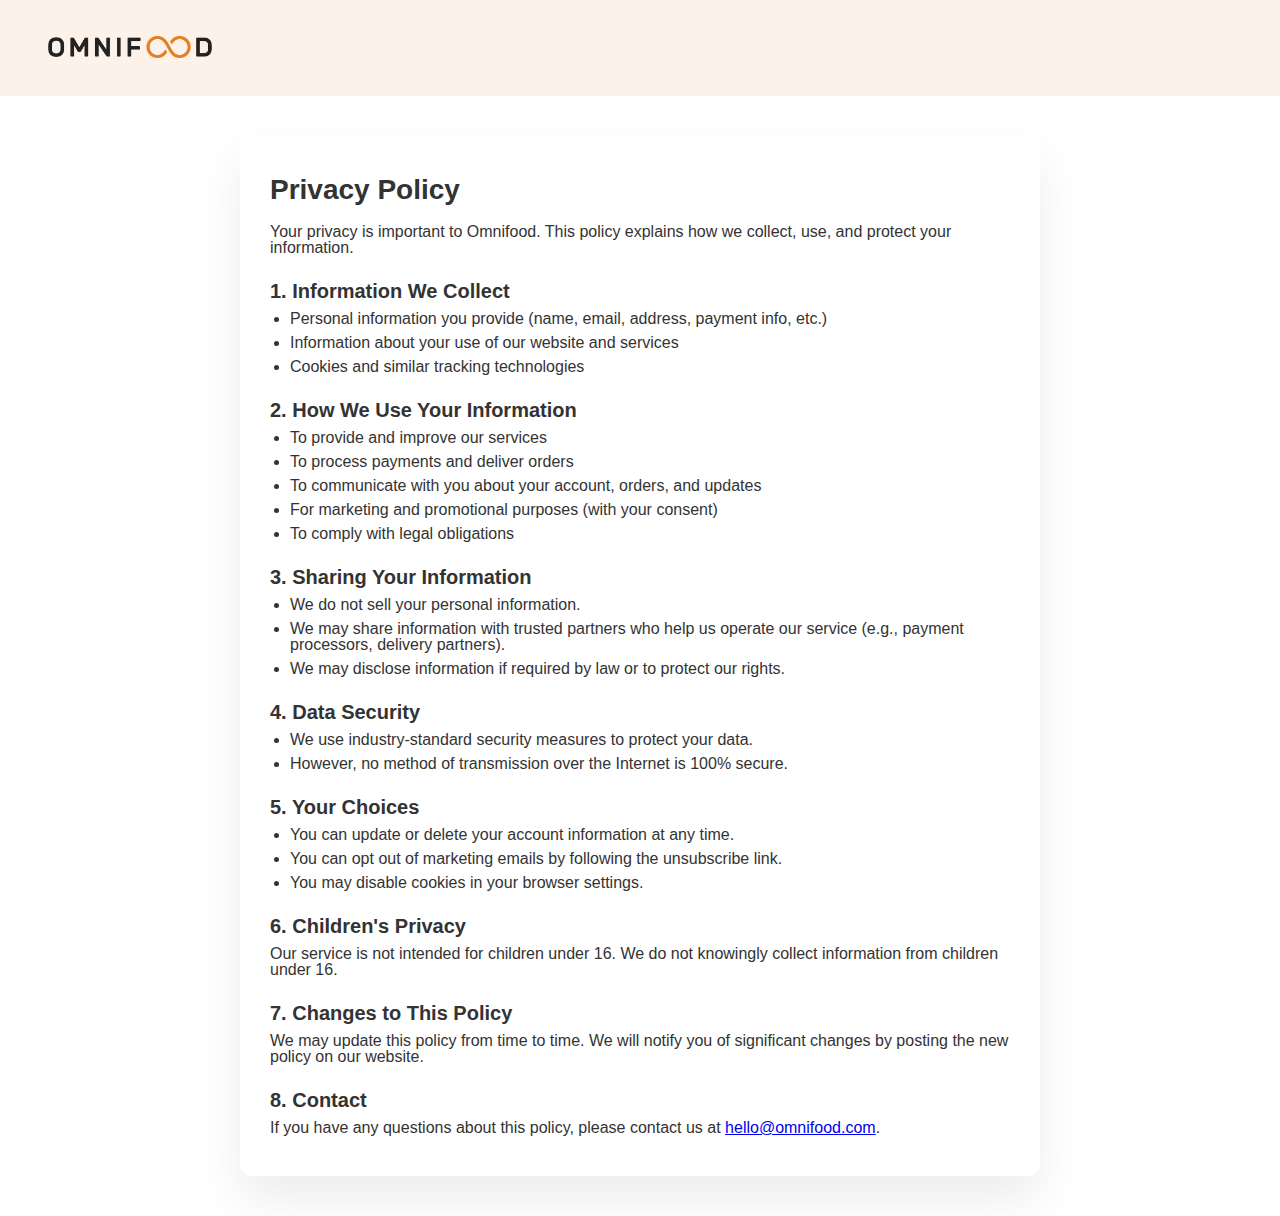
<file: privacy.html>
<!DOCTYPE html>
<html lang="en">
<head>
  <meta charset="UTF-8" />
  <meta name="viewport" content="width=device-width, initial-scale=1.0" />
  <title>Privacy Policy - Omnifood</title>
  <link rel="stylesheet" href="general.css" />
  <link rel="stylesheet" href="style2.css" />
  <link rel="icon" type="image/x-icon" href="favicon.png">
  <style>
    .legal-container {
      max-width: 800px;
      margin: 4rem auto;
      background: #fff;
      border-radius: 11px;
      box-shadow: 0 2.4rem 4.8rem rgba(0,0,0,0.075);
      padding: 4rem 3rem;
      font-size: 1.6rem;
      color: #333;
    }
    .legal-container h1 {
      font-size: 2.8rem;
      margin-bottom: 2rem;
    }
    .legal-container h2 {
      font-size: 2rem;
      margin-top: 2.5rem;
      margin-bottom: 1rem;
    }
    .legal-container ul {
      margin-left: 2rem;
      margin-bottom: 2rem;
    }
    .legal-container li {
      margin-bottom: 0.8rem;
    }
  </style>
</head>
<body>
  <header class="header">
    <a href="index.html">
      <img class="logo" alt="Omnifood logo" src="omnifood-logo.png" />
    </a>
  </header>
  <main>
    <div class="legal-container">
      <h1>Privacy Policy</h1>
      <p>Your privacy is important to Omnifood. This policy explains how we collect, use, and protect your information.</p>
      <h2>1. Information We Collect</h2>
      <ul>
        <li>Personal information you provide (name, email, address, payment info, etc.)</li>
        <li>Information about your use of our website and services</li>
        <li>Cookies and similar tracking technologies</li>
      </ul>
      <h2>2. How We Use Your Information</h2>
      <ul>
        <li>To provide and improve our services</li>
        <li>To process payments and deliver orders</li>
        <li>To communicate with you about your account, orders, and updates</li>
        <li>For marketing and promotional purposes (with your consent)</li>
        <li>To comply with legal obligations</li>
      </ul>
      <h2>3. Sharing Your Information</h2>
      <ul>
        <li>We do not sell your personal information.</li>
        <li>We may share information with trusted partners who help us operate our service (e.g., payment processors, delivery partners).</li>
        <li>We may disclose information if required by law or to protect our rights.</li>
      </ul>
      <h2>4. Data Security</h2>
      <ul>
        <li>We use industry-standard security measures to protect your data.</li>
        <li>However, no method of transmission over the Internet is 100% secure.</li>
      </ul>
      <h2>5. Your Choices</h2>
      <ul>
        <li>You can update or delete your account information at any time.</li>
        <li>You can opt out of marketing emails by following the unsubscribe link.</li>
        <li>You may disable cookies in your browser settings.</li>
      </ul>
      <h2>6. Children's Privacy</h2>
      <p>Our service is not intended for children under 16. We do not knowingly collect information from children under 16.</p>
      <h2>7. Changes to This Policy</h2>
      <p>We may update this policy from time to time. We will notify you of significant changes by posting the new policy on our website.</p>
      <h2>8. Contact</h2>
      <p>If you have any questions about this policy, please contact us at <a href="mailto:hello@omnifood.com">hello@omnifood.com</a>.</p>
    </div>
  </main>
</body>
</html>
</file>
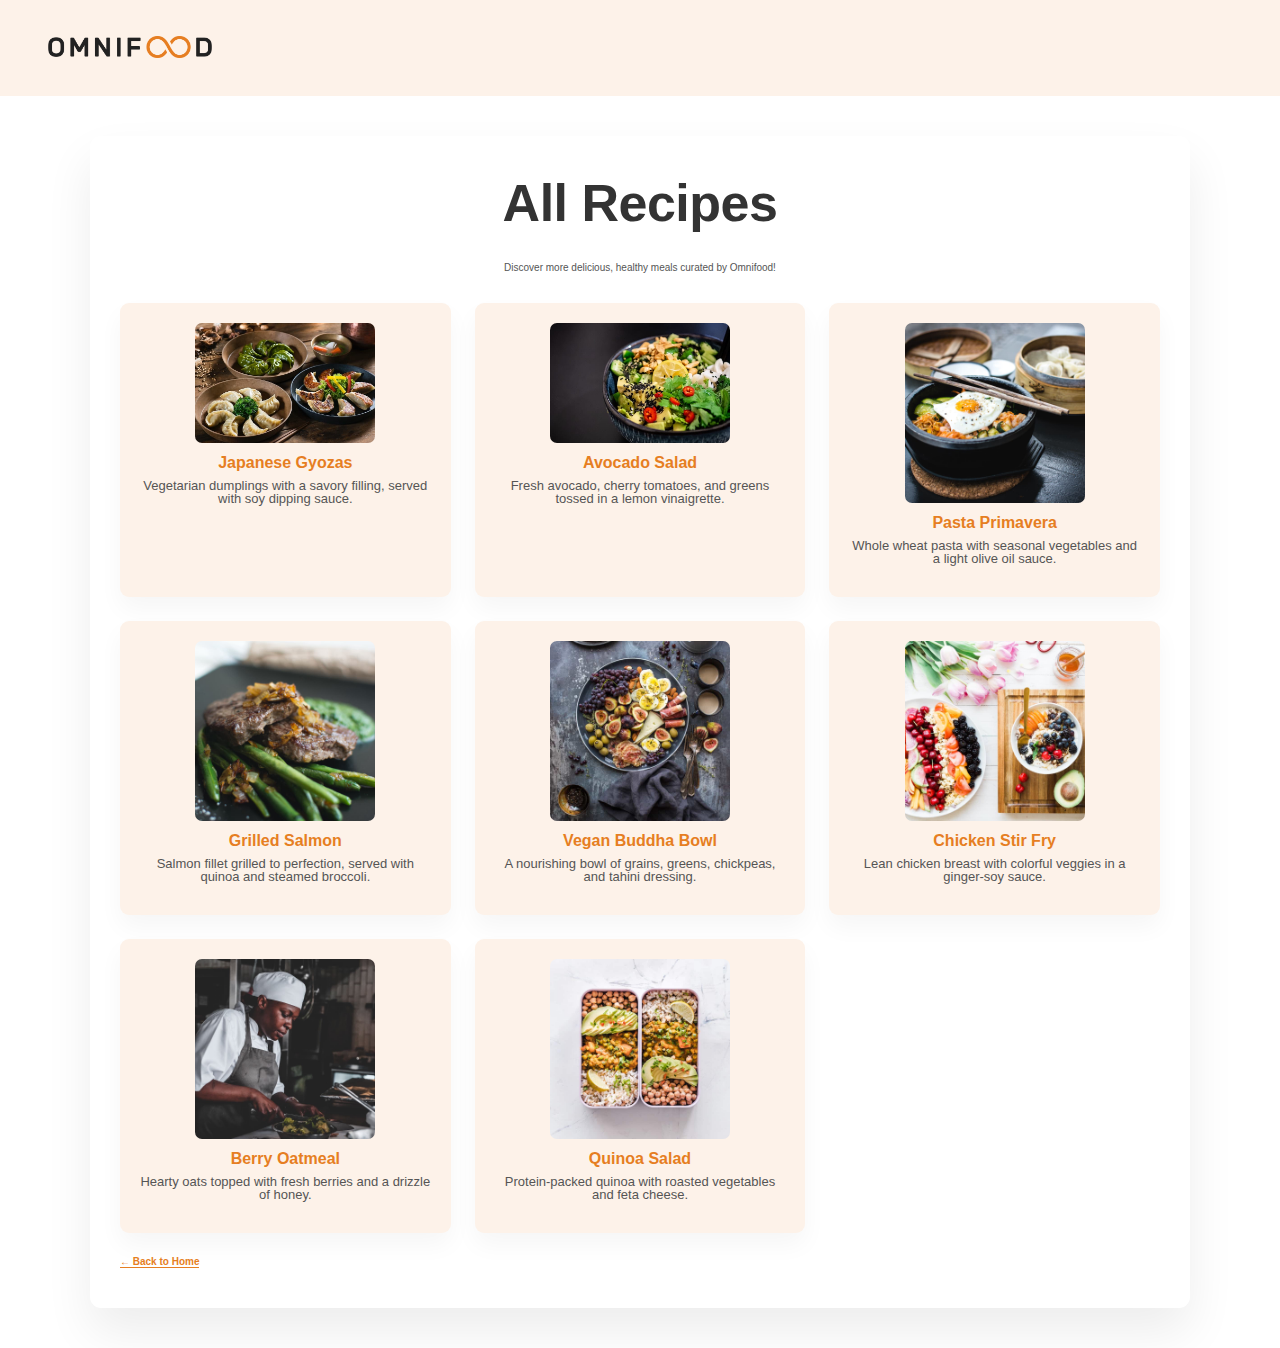
<file: recipes.html>
<!DOCTYPE html>
<html lang="en">
<head>
  <meta charset="UTF-8" />
  <meta name="viewport" content="width=device-width, initial-scale=1.0" />
  <title>All Recipes - Omnifood</title>
  <link rel="stylesheet" href="general.css" />
  <link rel="stylesheet" href="style2.css" />
  <link rel="icon" type="image/x-icon" href="favicon.png">
  <style>
    .recipes-container {
      max-width: 1100px;
      margin: 4rem auto;
      background: #fff;
      border-radius: 11px;
      box-shadow: 0 2.4rem 4.8rem rgba(0,0,0,0.075);
      padding: 4rem 3rem;
    }
    .recipes-header {
      text-align: center;
      margin-bottom: 3rem;
    }
    .recipes-grid {
      display: grid;
      grid-template-columns: repeat(auto-fit, minmax(260px, 1fr));
      gap: 2.4rem;
    }
    .recipe-card {
      background: #fdf2e9;
      border-radius: 9px;
      box-shadow: 0 1.2rem 2.4rem rgba(0,0,0,0.04);
      padding: 2rem;
      display: flex;
      flex-direction: column;
      align-items: center;
      transition: box-shadow 0.2s, transform 0.2s;
    }
    .recipe-card:hover {
      box-shadow: 0 2.4rem 4.8rem rgba(230,126,34,0.10);
      transform: translateY(-4px) scale(1.03);
    }
    .recipe-img {
      width: 100%;
      max-width: 180px;
      border-radius: 7px;
      margin-bottom: 1.2rem;
    }
    .recipe-title {
      font-size: 1.6rem;
      font-weight: 600;
      margin-bottom: 0.8rem;
      color: #e67e22;
      text-align: center;
    }
    .recipe-desc {
      font-size: 1.3rem;
      color: #555;
      text-align: center;
      margin-bottom: 1.2rem;
    }
    .back-link {
      display: inline-block;
      margin: 2.4rem auto 0 auto;
      text-align: center;
      color: #e67e22;
      font-weight: 600;
      text-decoration: none;
      border-bottom: 1px solid #e67e22;
      transition: color 0.2s;
    }
    .back-link:hover {
      color: #cf711f;
      border-bottom: 1px solid #cf711f;
    }
  </style>
</head>
<body>
  <header class="header">
    <a href="index.html">
      <img class="logo" alt="Omnifood logo" src="omnifood-logo.png" />
    </a>
  </header>
  <main>
    <div class="recipes-container">
      <div class="recipes-header">
        <h1 class="heading-primary">All Recipes</h1>
        <p>Discover more delicious, healthy meals curated by Omnifood!</p>
      </div>
      <div class="recipes-grid">
        <div class="recipe-card">
          <img src="meal-1.jpg" alt="Japanese Gyozas" class="recipe-img" />
          <div class="recipe-title">Japanese Gyozas</div>
          <div class="recipe-desc">Vegetarian dumplings with a savory filling, served with soy dipping sauce.</div>
        </div>
        <div class="recipe-card">
          <img src="meal-2.jpg" alt="Avocado Salad" class="recipe-img" />
          <div class="recipe-title">Avocado Salad</div>
          <div class="recipe-desc">Fresh avocado, cherry tomatoes, and greens tossed in a lemon vinaigrette.</div>
        </div>
        <div class="recipe-card">
          <img src="gallery-1.jpg" alt="Pasta Primavera" class="recipe-img" />
          <div class="recipe-title">Pasta Primavera</div>
          <div class="recipe-desc">Whole wheat pasta with seasonal vegetables and a light olive oil sauce.</div>
        </div>
        <div class="recipe-card">
          <img src="gallery-2.jpg" alt="Grilled Salmon" class="recipe-img" />
          <div class="recipe-title">Grilled Salmon</div>
          <div class="recipe-desc">Salmon fillet grilled to perfection, served with quinoa and steamed broccoli.</div>
        </div>
        <div class="recipe-card">
          <img src="gallery-3.jpg" alt="Vegan Buddha Bowl" class="recipe-img" />
          <div class="recipe-title">Vegan Buddha Bowl</div>
          <div class="recipe-desc">A nourishing bowl of grains, greens, chickpeas, and tahini dressing.</div>
        </div>
        <div class="recipe-card">
          <img src="gallery-4.jpg" alt="Chicken Stir Fry" class="recipe-img" />
          <div class="recipe-title">Chicken Stir Fry</div>
          <div class="recipe-desc">Lean chicken breast with colorful veggies in a ginger-soy sauce.</div>
        </div>
        <div class="recipe-card">
          <img src="gallery-5.jpg" alt="Berry Oatmeal" class="recipe-img" />
          <div class="recipe-title">Berry Oatmeal</div>
          <div class="recipe-desc">Hearty oats topped with fresh berries and a drizzle of honey.</div>
        </div>
        <div class="recipe-card">
          <img src="gallery-6.jpg" alt="Quinoa Salad" class="recipe-img" />
          <div class="recipe-title">Quinoa Salad</div>
          <div class="recipe-desc">Protein-packed quinoa with roasted vegetables and feta cheese.</div>
        </div>
      </div>
      <a href="index.html" class="back-link">&larr; Back to Home</a>
    </div>
  </main>
</body>
</html>
</file>
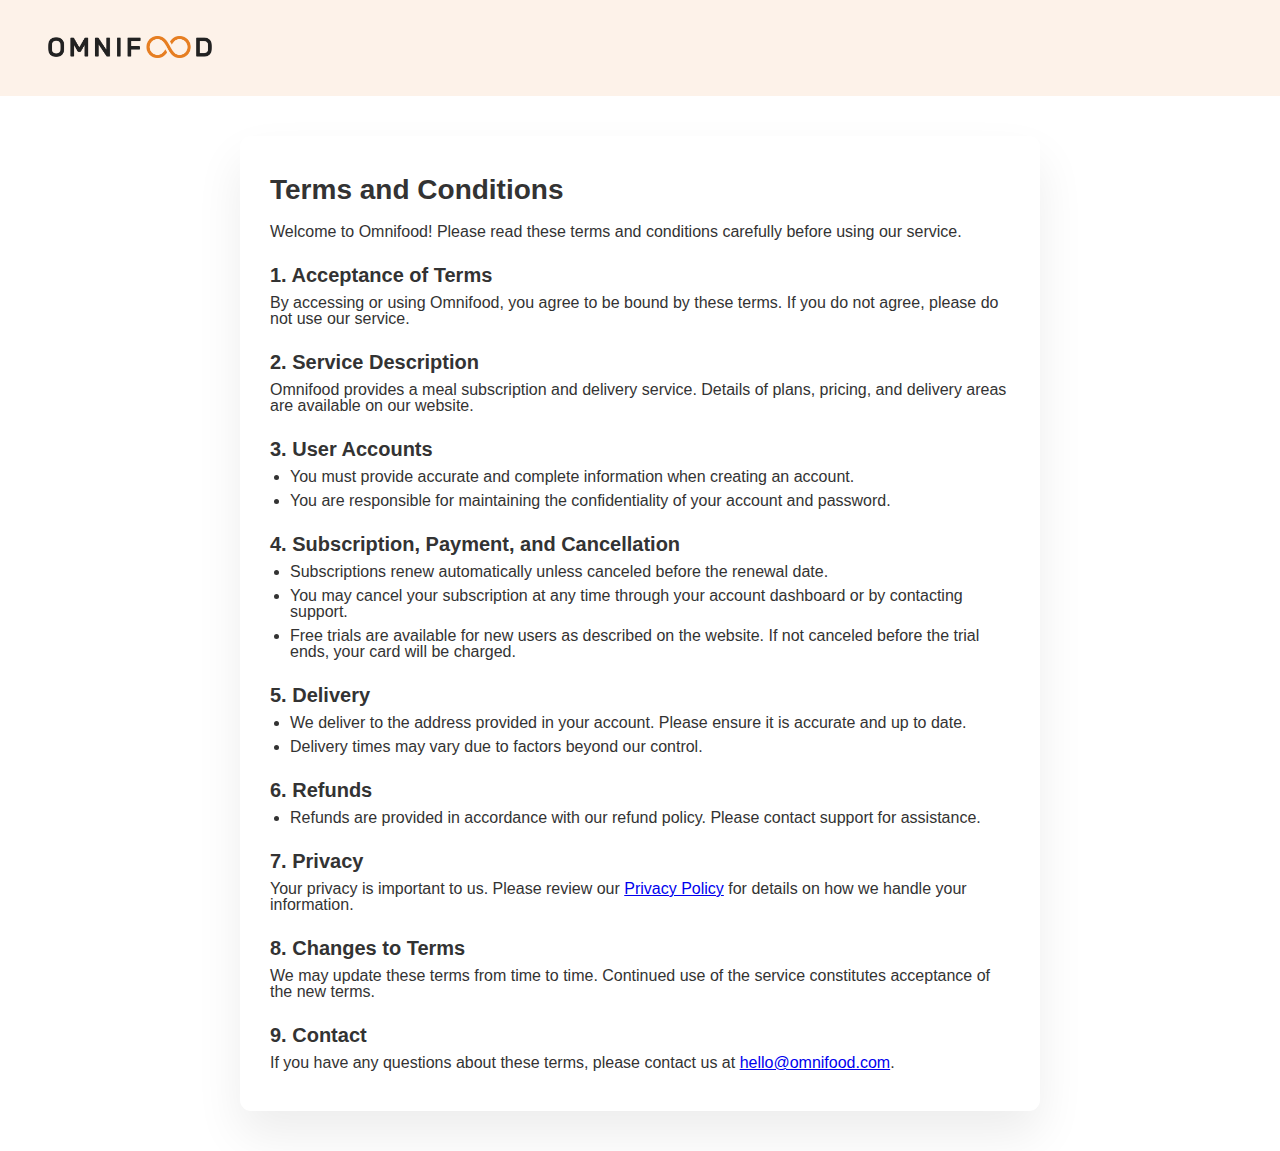
<file: terms.html>
<!DOCTYPE html>
<html lang="en">
<head>
  <meta charset="UTF-8" />
  <meta name="viewport" content="width=device-width, initial-scale=1.0" />
  <title>Terms and Conditions - Omnifood</title>
  <link rel="stylesheet" href="general.css" />
  <link rel="stylesheet" href="style2.css" />
  <link rel="icon" type="image/x-icon" href="favicon.png">
  <style>
    .legal-container {
      max-width: 800px;
      margin: 4rem auto;
      background: #fff;
      border-radius: 11px;
      box-shadow: 0 2.4rem 4.8rem rgba(0,0,0,0.075);
      padding: 4rem 3rem;
      font-size: 1.6rem;
      color: #333;
    }
    .legal-container h1 {
      font-size: 2.8rem;
      margin-bottom: 2rem;
    }
    .legal-container h2 {
      font-size: 2rem;
      margin-top: 2.5rem;
      margin-bottom: 1rem;
    }
    .legal-container ul {
      margin-left: 2rem;
      margin-bottom: 2rem;
    }
    .legal-container li {
      margin-bottom: 0.8rem;
    }
  </style>
</head>
<body>
  <header class="header">
    <a href="index.html">
      <img class="logo" alt="Omnifood logo" src="omnifood-logo.png" />
    </a>
  </header>
  <main>
    <div class="legal-container">
      <h1>Terms and Conditions</h1>
      <p>Welcome to Omnifood! Please read these terms and conditions carefully before using our service.</p>
      <h2>1. Acceptance of Terms</h2>
      <p>By accessing or using Omnifood, you agree to be bound by these terms. If you do not agree, please do not use our service.</p>
      <h2>2. Service Description</h2>
      <p>Omnifood provides a meal subscription and delivery service. Details of plans, pricing, and delivery areas are available on our website.</p>
      <h2>3. User Accounts</h2>
      <ul>
        <li>You must provide accurate and complete information when creating an account.</li>
        <li>You are responsible for maintaining the confidentiality of your account and password.</li>
      </ul>
      <h2>4. Subscription, Payment, and Cancellation</h2>
      <ul>
        <li>Subscriptions renew automatically unless canceled before the renewal date.</li>
        <li>You may cancel your subscription at any time through your account dashboard or by contacting support.</li>
        <li>Free trials are available for new users as described on the website. If not canceled before the trial ends, your card will be charged.</li>
      </ul>
      <h2>5. Delivery</h2>
      <ul>
        <li>We deliver to the address provided in your account. Please ensure it is accurate and up to date.</li>
        <li>Delivery times may vary due to factors beyond our control.</li>
      </ul>
      <h2>6. Refunds</h2>
      <ul>
        <li>Refunds are provided in accordance with our refund policy. Please contact support for assistance.</li>
      </ul>
      <h2>7. Privacy</h2>
      <p>Your privacy is important to us. Please review our <a href="privacy.html">Privacy Policy</a> for details on how we handle your information.</p>
      <h2>8. Changes to Terms</h2>
      <p>We may update these terms from time to time. Continued use of the service constitutes acceptance of the new terms.</p>
      <h2>9. Contact</h2>
      <p>If you have any questions about these terms, please contact us at <a href="mailto:hello@omnifood.com">hello@omnifood.com</a>.</p>
    </div>
  </main>
</body>
</html>
</file>
<file: general.css>
/*
--- 01 TYPOGRAPHY SYSTEM

- Font sizes (px)
10 / 12 / 14 / 16 / 18 / 20 / 24 / 30 / 36 / 44 / 52 / 62 / 74 / 86 / 98

- Font weights
Default: 400
Medium: 500
Semi-bold: 600
Bold: 700

- Line heights
Default: 1
Small: 1.05
Medium: 1.2
Paragraph default: 1.6

- Letter spacing
-0.5px
0.75px

--- 02 COLORS

- Primary: #e67e22
- Tints:
#fdf2e9
#fae5d3
#eb984e

- Shades: 
#cf711f
#45260a

- Accents:
- Greys

#888
#767676 (lightest grey allowed on #fff)
#6f6f6f (lightest grey allowed on #fdf2e9)
#555
#333

--- 05 SHADOWS

0 2.4rem 4.8rem rgba(0, 0, 0, 0.075);

--- 06 BORDER-RADIUS

Default: 9px
Medium: 11px

--- 07 WHITESPACE

- Spacing system (px)
2 / 4 / 8 / 12 / 16 / 24 / 32 / 48 / 64 / 80 / 96 / 128
*/

* {
  padding: 0;
  margin: 0;
  box-sizing: border-box;
}

html {
  /* font-size: 10px; */
  /* 10px / 16px = 0.625 = 62.5% */
  /* Percentage of user's browser font-size setting */
  font-size: 62.5%;
}

body {
  font-family: "Rubik", sans-serif;
  line-height: 1;
  font-weight: 400;
  color: #555;
}

/**************************/
/* GENRAL REUSABLE COMPONENTS */
/**************************/

.container {
  /* 1140px */
  max-width: 120rem;
  padding: 0 3.2rem;
  margin: 0 auto;
}

.grid {
  display: grid;
  column-gap: 6.4rem;
  row-gap: 9.6rem;

  /* margin-bottom: 9.6rem; */
}

/* .grid:last-child {
  margin-bottom: 0;
} */

.grid:not(:last-child) {
  margin-bottom: 9.6rem;
}

.grid--2-cols {
  grid-template-columns: repeat(2, 1fr);
}

.grid--3-cols {
  grid-template-columns: repeat(3, 1fr);
}

.grid--4-cols {
  grid-template-columns: repeat(4, 1fr);
}

.grid--5-cols {
  grid-template-columns: repeat(5, 1fr);
}

.grid--center-v {
  align-items: center;
}

.heading-primary,
.heading-secondary,
.heading-tertiary {
  font-weight: 700;
  color: #333;
  /* color: #45260a; */
  /* color: #343a40; */
  letter-spacing: -0.5px;
}

.heading-primary {
  font-size: 5.2rem;
  line-height: 1.05;
  margin-bottom: 3.2rem;
}

.heading-secondary {
  font-size: 4.4rem;
  line-height: 1.2;
  margin-bottom: 9.6rem;
}

.heading-tertiary {
  font-size: 3rem;
  line-height: 1.2;
  margin-bottom: 3.2rem;
}

.subheading {
  display: block;
  font-size: 1.6rem;
  font-weight: 500;
  color: #cf711f;
  text-transform: uppercase;
  margin-bottom: 1.6rem;
  letter-spacing: 0.75px;
}

.btn,
.btn:link,
.btn:visited {
  display: inline-block;

  text-decoration: none;
  font-size: 2rem;
  font-weight: 600;
  padding: 1.6rem 3.2rem;
  border-radius: 9px;

  /* Only necessary for .btn */
  border: none;
  cursor: pointer;
  font-family: inherit;

  /* Put transition on original "state" */
  /* transition: background-color 0.3s; */
  transition: all 0.3s;
}

.btn--full:link,
.btn--full:visited {
  background-color: #e67e22;
  color: #fff;
}

.btn--full:hover,
.btn--full:active {
  background-color: #cf711f;
}

.btn--outline:link,
.btn--outline:visited {
  background-color: #fff;
  color: #555;
}

.btn--outline:hover,
.btn--outline:active {
  background-color: #fdf2e9;

  /* border: 3px solid #fff; */

  /* Trick to add border inside */
  box-shadow: inset 0 0 0 3px #fff;
}

.btn--form {
  background-color: #45260a;
  color: #fdf2e9;
  align-self: end;
  padding: 1.2rem;
}

.btn--form:hover {
  background-color: #fff;
  color: #555;
}

.link:link,
.link:visited {
  display: inline-block;
  color: #e67e22;
  text-decoration: none;
  border-bottom: 1px solid currentColor;
  padding-bottom: 2px;
  transition: all 0.3s;
}

.link:hover,
.link:active {
  color: #cf711f;
  border-bottom: 1px solid transparent;
}

.list {
  list-style: none;
  display: flex;
  flex-direction: column;
  gap: 1.6rem;
}

.list-item {
  font-size: 1.8rem;
  display: flex;
  align-items: center;
  gap: 1.6rem;
}

.list-icon {
  width: 3rem;
  height: 3rem;
  color: #e67e22;
}

*:focus {
  outline: none;
  /* outline: 4px dotted #e67e22; */
  /* outline-offset: 8px; */
  box-shadow: 0 0 0 0.8rem rgba(230, 125, 34, 0.5);
}

/* HELPER/SETTINGS CLASSES */
.margin-right-sm {
  margin-right: 1.6rem !important;
}

.margin-bottom-md {
  margin-bottom: 4.8rem !important;
}

.center-text {
  text-align: center;
}

strong {
  font-weight: 500;
}
</file>
<file: style2.css>
/**************************/
/* HEADER */
/**************************/

.header {
  display: flex;
  justify-content: space-between;
  align-items: center;
  background-color: #fdf2e9;

  /* Because we want header to be sticky later */
  height: 9.6rem;
  padding: 0 4.8rem;
}

.logo {
  height: 2.2rem;
}

/**************************/
/* NAVIGATION */
/**************************/

.main-nav-list {
  list-style: none;
  display: flex;
  align-items: center;
  gap: 3.2rem;
}

.main-nav-link:link,
.main-nav-link:visited {
  display: inline-block;
  text-decoration: none;
  color: #333;
  font-weight: 500;
  font-size: 1.8rem;
  transition: all 0.3s;
}

.main-nav-link:hover,
.main-nav-link:active {
  color: #cf711f;
}

.main-nav-link.nav-cta:link,
.main-nav-link.nav-cta:visited {
  padding: 1.2rem 2.4rem;
  border-radius: 9px;
  color: #fff;
  background-color: #e67e22;
}

.main-nav-link.nav-cta:hover,
.main-nav-link.nav-cta:active {
  background-color: #cf711f;
}

/**************************/
/* HERO SECTION */
/**************************/

.section-hero {
  background-color: #fdf2e9;
  padding: 4.8rem 0 9.6rem 0;
}

.hero {
  max-width: 130rem;
  margin: 0 auto;
  padding: 0 3.2rem;
  display: grid;
  grid-template-columns: 1fr 1fr;
  gap: 9.6rem;
  align-items: center;
}

.hero-description {
  font-size: 2rem;
  line-height: 1.6;
  margin-bottom: 4.8rem;
}

.hero-img {
  width: 100%;
}

.delivered-meals {
  display: flex;
  align-items: center;
  gap: 1.6rem;
  margin-top: 8rem;
}

.delivered-imgs {
  display: flex;
}

.delivered-imgs img {
  height: 4.8rem;
  width: 4.8rem;
  border-radius: 50%;
  margin-right: -1.6rem;
  border: 3px solid #fdf2e9;
}

.delivered-imgs img:last-child {
  margin: 0;
}

.delivered-text {
  font-size: 1.8rem;
  font-weight: 600;
}

.delivered-text span {
  color: #cf711f;
  font-weight: 700;
}

/**************************/
/* FEATURED IN SECTION */
/**************************/

.section-featured {
  padding: 4.8rem 0 3.2rem 0;
}

.heading-featured-in {
  font-size: 1.4rem;
  text-transform: uppercase;
  letter-spacing: 0.75px;
  font-weight: 500;
  text-align: center;
  margin-bottom: 2.4rem;
  color: #888;
}

.logos {
  display: flex;
  justify-content: space-around;
}

.logos img {
  height: 3.2rem;
  filter: brightness(0);
  opacity: 50%;
}

/**************************/
/* HOW IT WORKS SECTION */
/**************************/

.section-how {
  padding: 9.6rem 0;
}

.step-number {
  font-size: 8.6rem;
  font-weight: 600;
  color: #ddd;
  margin-bottom: 1.2rem;
}

.step-description {
  font-size: 1.8rem;
  line-height: 1.8;
}

.step-img-box {
  position: relative;

  display: flex;
  align-items: center;
  justify-content: center;
}

.step-img-box::before,
.step-img-box::after {
  content: "";
  display: block;
  border-radius: 50%;
  position: absolute;
  top: 50%;
  left: 50%;
  transform: translate(-50%, -50%);
}

.step-img-box::before {
  width: 60%;
  /* height: 60%; */

  /* 60% of parent's width */
  padding-bottom: 60%;

  background-color: #fdf2e9;
  z-index: -2;
}

.step-img-box::after {
  width: 45%;
  padding-bottom: 45%;
  background-color: #fae5d3;
  z-index: -1;
}

.step-img {
  width: 35%;
  /* z-index: 10; */
}

/**************************/
/* MEALS SECTION */
/**************************/

.section-meals {
  padding: 9.6rem 0;
}

.meal {
  box-shadow: 0 2.4rem 4.8rem rgba(0, 0, 0, 0.075);
  border-radius: 11px;
  overflow: hidden;
  transition: all 0.4s;
}

.meal:hover {
  transform: translateY(-1.2rem);
  box-shadow: 0 3.2rem 6.4rem rgba(0, 0, 0, 0.06);
}

.meal-content {
  padding: 3.2rem 4.8rem 4.8rem 4.8rem;
}

.meal-tags {
  margin-bottom: 1.2rem;
  display: flex;
  gap: 0.4rem;
}

.tag {
  display: inline-block;
  padding: 0.4rem 0.8rem;
  font-size: 1.2rem;
  text-transform: uppercase;
  color: #333;
  border-radius: 100px;
  font-weight: 600;
}

.tag--vegetarian {
  background-color: #51cf66;
}
.tag--vegan {
  background-color: #94d82d;
}
.tag--paleo {
  background-color: #ffd43b;
}

.meal-title {
  font-size: 2.4rem;
  color: #333;
  font-weight: 600;
  margin-bottom: 3.2rem;
}

.meal-attributes {
  list-style: none;
  display: flex;
  flex-direction: column;
  gap: 2rem;
}

.meal-attribute {
  font-size: 1.8rem;
  display: flex;
  align-items: center;
  gap: 1.6rem;
}

.meal-icon {
  height: 2.4rem;
  width: 2.4rem;
  color: #e67e22;
}

.meal-img {
  width: 100%;
}

.all-recipes {
  text-align: center;
  font-size: 1.8rem;
}

/**************************/
/* TESTIMONIALS SECTION */
/**************************/

.section-testimonials {
  background-color: #fdf2e9;
  display: grid;
  grid-template-columns: 55fr 45fr;
  align-items: center;
}

.testimonials-container {
  padding: 9.6rem;
}

.testimonials {
  display: grid;
  grid-template-columns: 1fr 1fr;
  row-gap: 4.8rem;
  column-gap: 8rem;
}

.testimonial-img {
  width: 6.4rem;
  border-radius: 50%;
  margin-bottom: 1.2rem;
}

.testimonial-text {
  font-size: 1.8rem;
  line-height: 1.8;
  margin-bottom: 1.6rem;
}

.testimonial-name {
  font-size: 1.6rem;
  color: #6f6f6f;
}

.gallery {
  display: grid;
  grid-template-columns: repeat(3, 1fr);
  gap: 1.6rem;
  padding: 1.6rem;
}

.gallery-item {
  overflow: hidden;
}

.gallery-item img {
  display: block;
  width: 100%;
  transition: all 0.4s;
}

.gallery-item img:hover {
  transform: scale(1.1);
}

/**************************/
/* MEALS SECTION */
/**************************/

.section-pricing {
  padding: 9.6rem 0;
}

.princing-plan {
  border-radius: 11px;

  width: 75%;
}

.princing-plan--starter {
  justify-self: end;
  border: 2px solid #fdf2e9;
  padding: 4.6rem;
}

.princing-plan--complete {
  background-color: #fdf2e9;
  padding: 4.8rem;
  position: relative;
  overflow: hidden;
}

.princing-plan--complete::after {
  content: "Best value";
  position: absolute;
  top: 6%;
  right: -18%;

  text-transform: uppercase;
  font-size: 1.4rem;
  font-weight: 700;
  color: #333;
  background-color: #ffd43b;
  padding: 0.8rem 8rem;
  transform: rotate(45deg);
}

.plan-header {
  text-align: center;
  margin-bottom: 4.8rem;
}

.plan-name {
  color: #cf711f;
  font-weight: 600;
  font-size: 2rem;
  text-transform: uppercase;
  letter-spacing: 0.75;
  margin-bottom: 3.2rem;
}

.plan-price {
  font-size: 6.2rem;
  font-weight: 600;
  color: #333;
  margin-bottom: 1.6rem;
}

.plan-price span {
  font-size: 3rem;
  font-weight: 500;
  margin-right: 0.8rem;
}

.plan-text {
  font-size: 1.6rem;
  line-height: 1.6;
  color: #6f6f6f;
}

.plan-sing-up {
  text-align: center;
  margin-top: 4.8rem;
}

.plan-details {
  font-size: 1.6rem;
  line-height: 1.6;
  text-align: center;
}

.feature-icon {
  color: #e67e22;
  height: 3.2rem;
  width: 3.2rem;
  background-color: #fdf2e9;
  margin-bottom: 3.2rem;
  padding: 1.6rem;
  border-radius: 50%;
}

.feature-title {
  font-size: 2.4rem;
  color: #333;
  font-weight: 700;
  margin-bottom: 1.6rem;
}

.feature-text {
  font-size: 1.8rem;
  line-height: 1.8;
}

/**************************/
/* CTA SECTION */
/**************************/

.section-cta {
  /* top / right / bottom / left */
  /* padding: 9.6rem 0 12.8rem 0; */

  /* top / horizontal / left */
  padding: 4.8rem 0 12.8rem;
}

.cta {
  display: grid;
  grid-template-columns: 2fr 1fr;
  /* background-color: #e67e22; */
  box-shadow: 0 2.4rem 4.8rem rgba(0, 0, 0, 0.15);
  border-radius: 11px;

  background-image: linear-gradient(to right bottom, #eb984e, #e67e22);
  overflow: hidden;
}

.cta-text-box {
  padding: 4.8rem 6.4rem 6.4rem 6.4rem;
  color: #45260a;
}

.cta .heading-secondary {
  /* color: #45260a; */
  color: inherit;
  margin-bottom: 3.2rem;
}

.cta-text {
  font-size: 1.8rem;
  line-height: 1.8;
  margin-bottom: 4.8rem;
}

.cta-img-box {
  background-image: linear-gradient(
      to right bottom,
      rgba(235, 151, 78, 0.35),
      rgba(230, 125, 34, 0.35)
    ),
    url("../img/eating.jpg");
  background-size: cover;
  background-position: center;
}

.cta-form {
  display: grid;
  grid-template-columns: 1fr 1fr;
  column-gap: 3.2rem;
  row-gap: 2.4rem;
}

.cta-form label {
  display: block;
  font-size: 1.6rem;
  font-weight: 500;
  margin-bottom: 1.2rem;
}

.cta-form input,
.cta-form select {
  width: 100%;
  padding: 1.2rem;
  font-size: 1.8rem;
  font-family: inherit;
  color: inherit;
  border: none;
  background-color: #fdf2e9;
  border-radius: 9px;
  box-shadow: 0 1px 2px rgba(0, 0, 0, 0.1);
}

.cta-form input::placeholder {
  color: #aaa;
}

.cta *:focus {
  outline: none;
  box-shadow: 0 0 0 0.8rem rgba(253, 242, 233, 0.5);
}

/**************************/
/* FOOTER */
/**************************/

.footer {
  padding: 12.8rem 0;
  border-top: 1px solid #eee;
}

.grid--footer {
  grid-template-columns: 1.5fr 1.5fr 1fr 1fr 1fr;
}

.logo-col {
  display: flex;
  flex-direction: column;
}

.footer-logo {
  display: block;
  margin-bottom: 3.2rem;
}

.social-links {
  list-style: none;
  display: flex;
  gap: 2.4rem;
}

.social-icon {
  height: 2.4rem;
  width: 2.4rem;
}

.copyright {
  font-size: 1.4rem;
  line-height: 1.6;
  color: #767676;
  margin-top: auto;
}

.footer-heading {
  font-size: 1.8rem;
  font-weight: 500;
  margin-bottom: 4rem;
}

.contacts {
  font-style: normal;
  font-size: 1.6rem;
  line-height: 1.6;
}

.address {
  margin-bottom: 2.4rem;
}

.footer-nav {
  list-style: none;
  display: flex;
  flex-direction: column;
  gap: 2.4rem;
}

.footer-link:link,
.footer-link:visited {
  text-decoration: none;
  font-size: 1.6rem;
  color: #767676;
  transition: all 0.3s;
}

.footer-link:hover,
.footer-link:active {
  color: #555;
}
</file>
